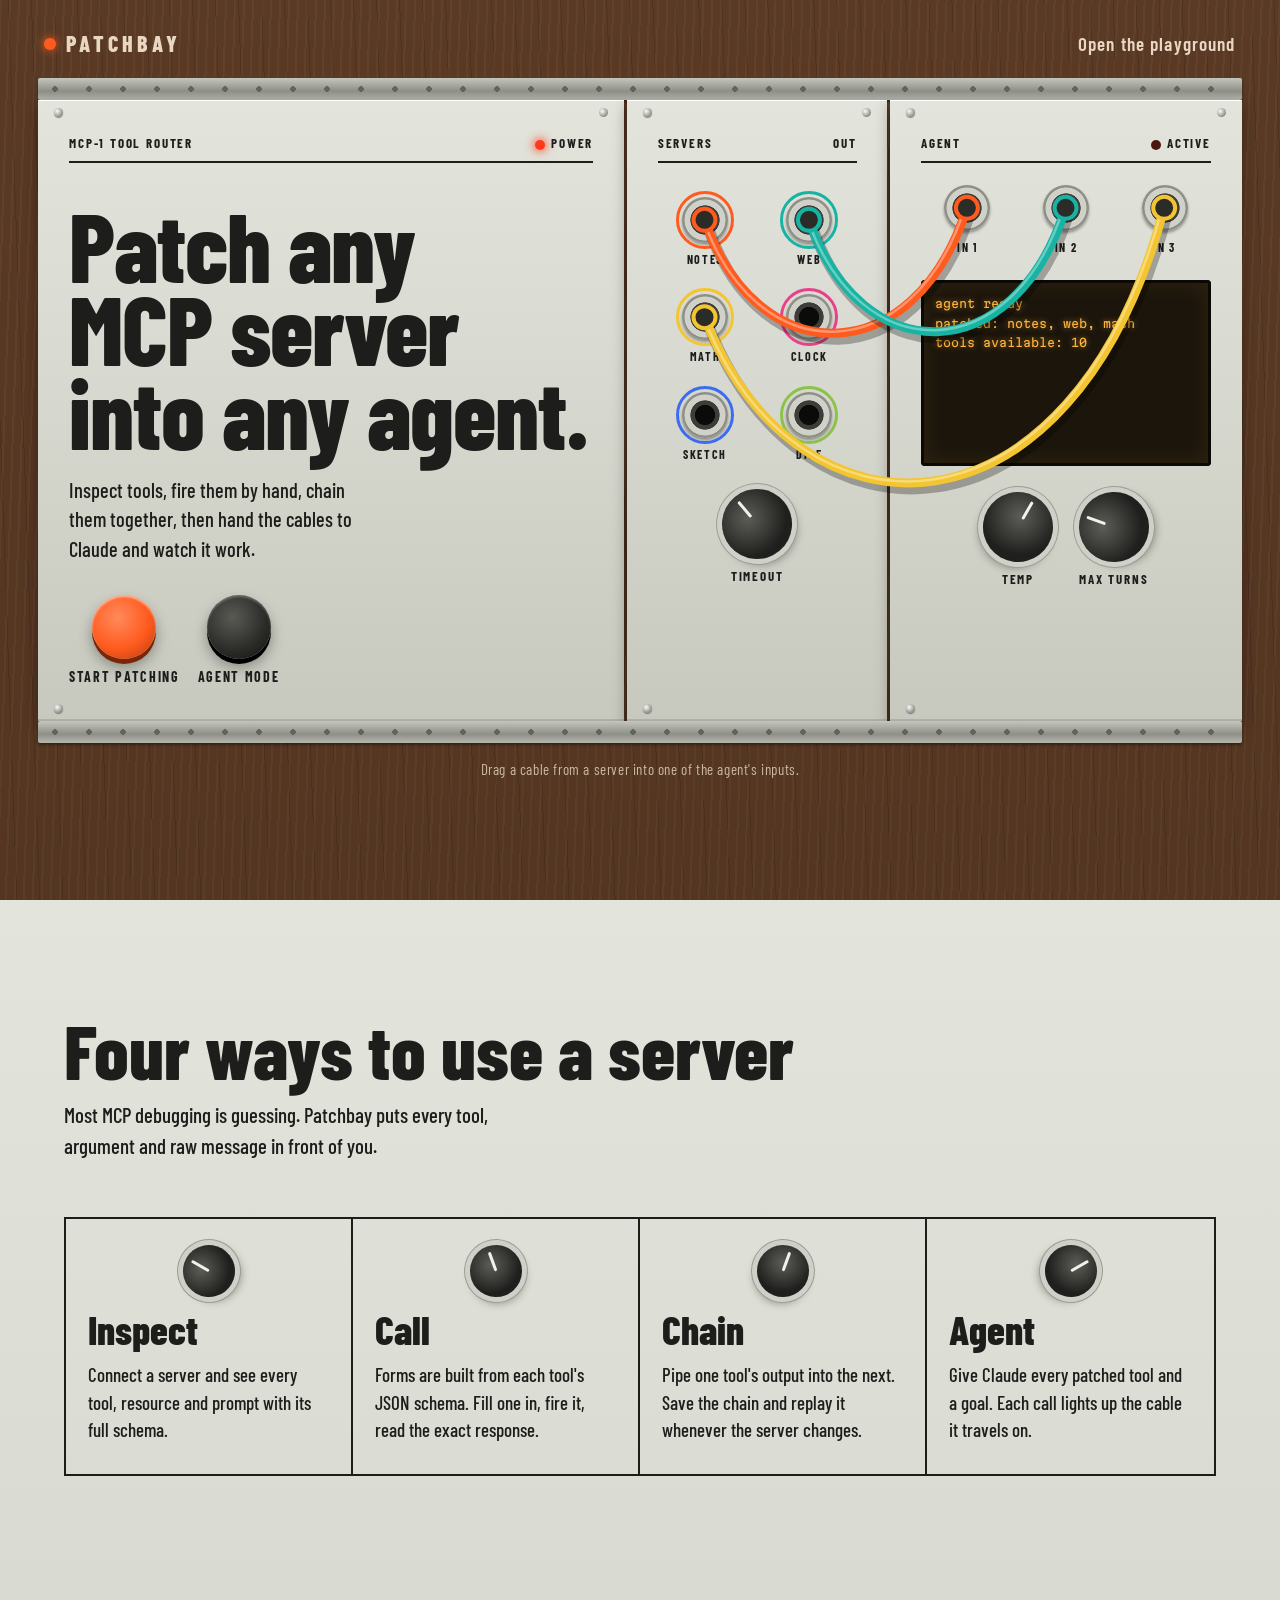
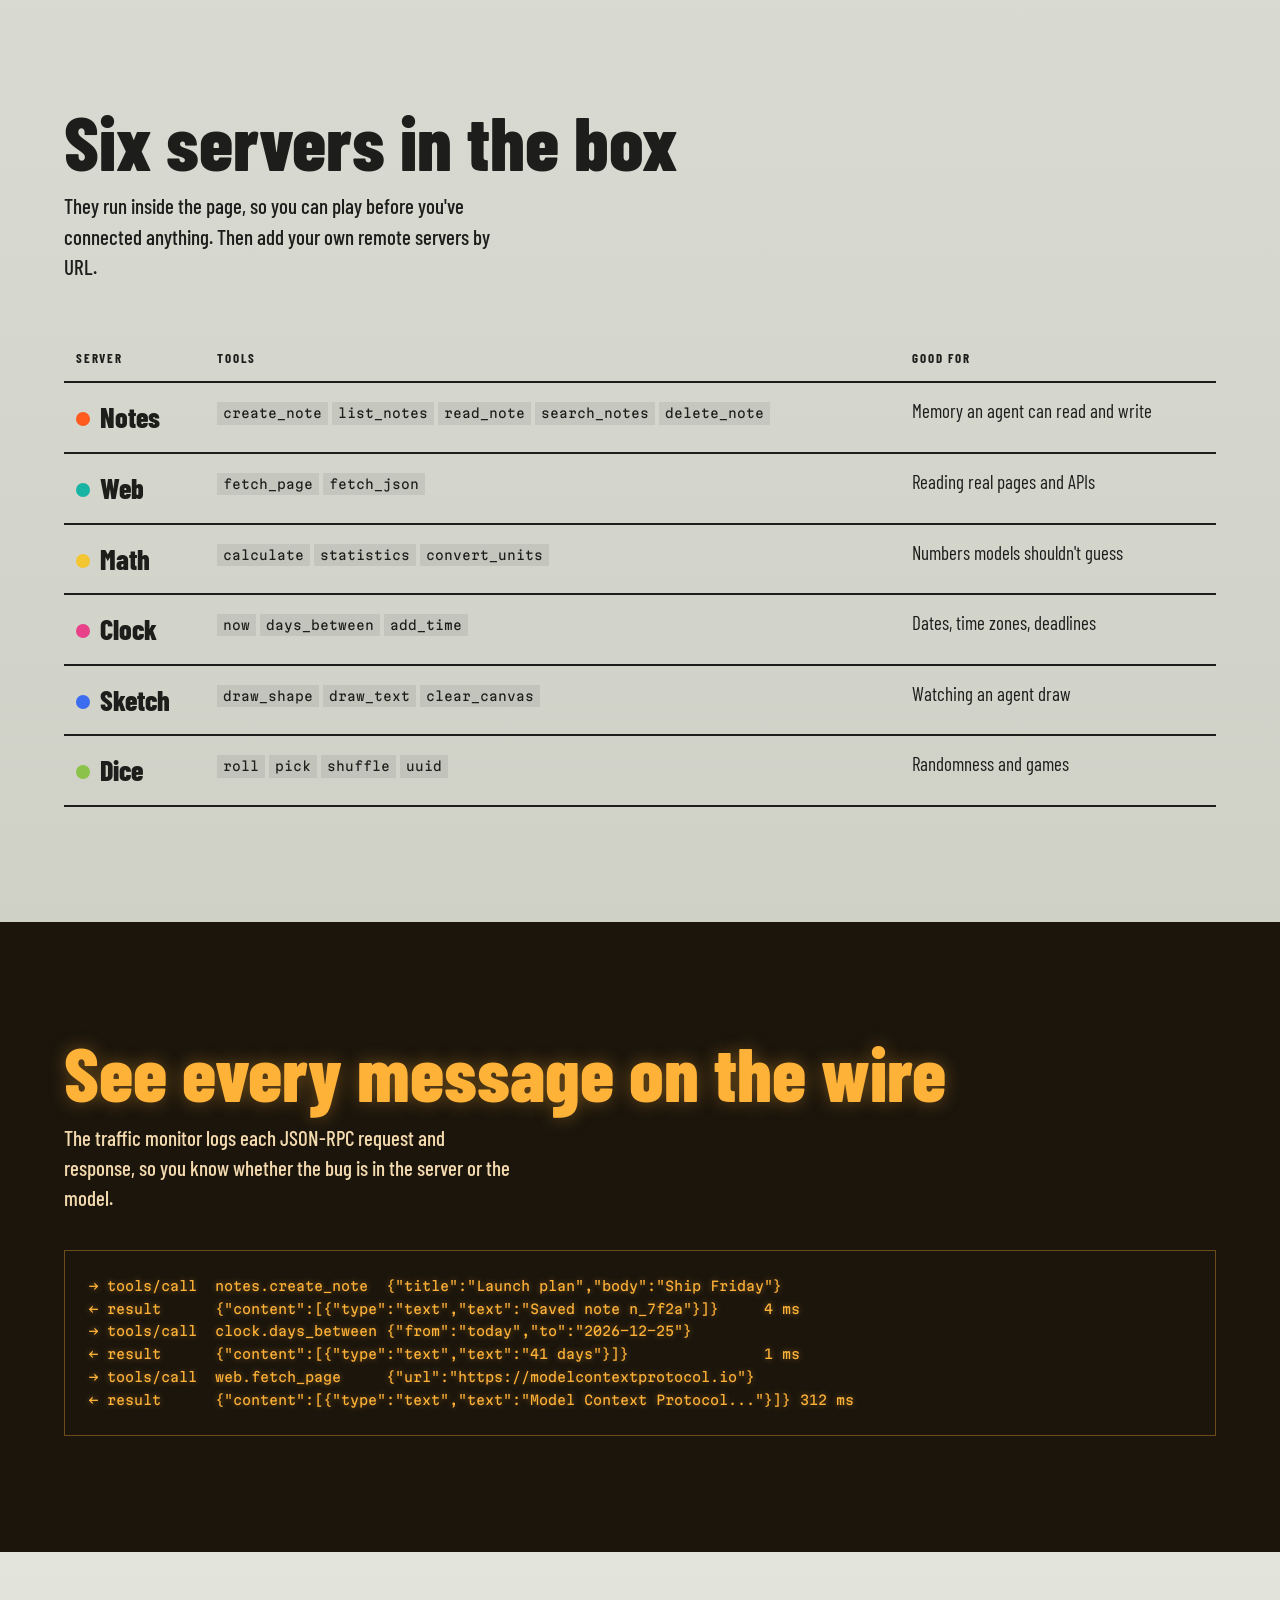
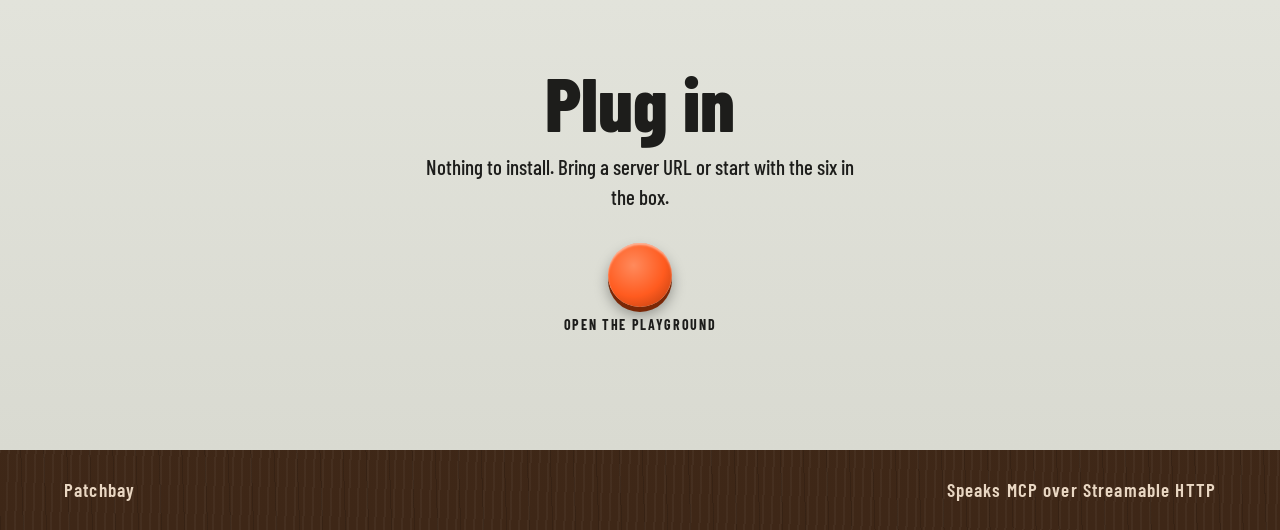
<file: index.html>
<!DOCTYPE html>
<html lang="en">
<head>
<meta charset="utf-8">
<meta name="viewport" content="width=device-width, initial-scale=1">
<title>Patchbay: an MCP playground you can patch</title>
<meta name="description" content="Plug MCP servers into an AI agent with patch cables. Inspect tools, call them by hand, chain them, and watch an agent use them live.">
<link rel="preconnect" href="https://fonts.googleapis.com"><link rel="preconnect" href="https://fonts.gstatic.com" crossorigin>
<link href="https://fonts.googleapis.com/css2?family=Barlow+Condensed:wght@400;500;600;700;800&family=Martian+Mono:wght@400;500;700&display=swap" rel="stylesheet">
<style>
:root{--alu:#D9DAD1;--alu2:#C7C9BE;--silk:#1D1D1B;--walnut:#5A3A24;--walnut2:#3E2717;--rail:#A7A99F;--amber:#FFB238;--screen:#1B150C;--c1:#FF5B1F;--c2:#17B3A3;--c3:#F3C531;--c4:#E8418A;--c5:#3C6CF0;--c6:#8BC34A}
*{box-sizing:border-box;margin:0;padding:0}
body{font-family:"Barlow Condensed",sans-serif;color:var(--silk);background:var(--walnut2);font-size:19px;line-height:1.45;overflow-x:hidden}
a{color:inherit}
:focus-visible{outline:3px solid var(--c5);outline-offset:3px}
.wood{background:
  repeating-linear-gradient(92deg,rgba(255,255,255,.035) 0 2px,transparent 2px 9px),
  repeating-linear-gradient(88deg,rgba(0,0,0,.12) 0 1px,transparent 1px 23px),
  linear-gradient(180deg,var(--walnut),var(--walnut2))}
.case{min-height:100svh;padding:28px clamp(10px,3vw,40px) 40px;position:relative}
.top{display:flex;justify-content:space-between;align-items:center;color:#E9D7C3;padding:0 6px 18px;font-weight:600;letter-spacing:.06em}
.top a{text-decoration:none}
.brand{font-weight:800;font-size:22px;letter-spacing:.18em;display:flex;align-items:center;gap:10px}
.brand i{width:12px;height:12px;border-radius:50%;background:var(--c1);box-shadow:0 0 10px var(--c1)}
.rail{height:22px;background:linear-gradient(180deg,#c4c6bc,#8e9088 60%,#b5b7ad);border-radius:2px;position:relative;box-shadow:0 2px 3px rgba(0,0,0,.4)}
.rail::after{content:"";position:absolute;inset:7px 0;background:radial-gradient(circle at 50% 50%,#55574f 0 2.6px,transparent 3px) 0 0/34px 8px repeat-x;opacity:.8}
.row{display:grid;grid-template-columns:minmax(0,2.25fr) minmax(0,1fr) minmax(0,1.35fr);gap:3px;position:relative}
.mod{background:linear-gradient(180deg,#e3e4dc,var(--alu) 40%,var(--alu2));position:relative;padding:34px clamp(18px,2.4vw,34px) 34px;box-shadow:inset 0 1px 0 #fff,inset 0 -2px 0 rgba(0,0,0,.12),0 6px 14px rgba(0,0,0,.35);min-height:620px;display:flex;flex-direction:column}
.mod::before,.mod::after{content:"";position:absolute;left:16px;width:9px;height:9px;border-radius:50%;background:radial-gradient(circle at 35% 35%,#fafafa,#8d8f87 70%);box-shadow:0 1px 1px rgba(0,0,0,.4)}
.mod::before{top:8px}.mod::after{bottom:8px}
.screw-r{position:absolute;right:16px;top:8px;width:9px;height:9px;border-radius:50%;background:radial-gradient(circle at 35% 35%,#fafafa,#8d8f87 70%)}
.silk{font-weight:700;letter-spacing:.14em;text-transform:uppercase;font-size:13px}
.model{display:flex;justify-content:space-between;align-items:baseline;border-bottom:2px solid var(--silk);padding-bottom:8px}
h1{font-weight:800;font-size:clamp(54px,7.6vw,118px);line-height:.86;letter-spacing:-.01em;margin-top:auto;padding-top:40px}
h1 span{display:block}
.intro{margin-top:22px;font-size:clamp(19px,1.6vw,23px);max-width:34ch;font-weight:500}
.buttons{display:flex;gap:18px;margin-top:30px;flex-wrap:wrap;align-items:flex-end}
.push{display:flex;flex-direction:column;align-items:center;gap:8px;text-decoration:none}
.push b{width:64px;height:64px;border-radius:50%;background:radial-gradient(circle at 40% 35%,#ff8a5c,var(--c1) 55%,#b33a0d);box-shadow:0 5px 0 #7a2706,0 8px 14px rgba(0,0,0,.35),inset 0 2px 2px rgba(255,255,255,.5);transition:transform .08s,box-shadow .08s;display:block}
.push.alt b{background:radial-gradient(circle at 40% 35%,#5a5a55,#2a2a27 60%,#111);box-shadow:0 5px 0 #000,0 8px 14px rgba(0,0,0,.35),inset 0 2px 2px rgba(255,255,255,.25)}
.push:hover b{transform:translateY(2px);box-shadow:0 3px 0 #7a2706,0 5px 10px rgba(0,0,0,.35),inset 0 2px 2px rgba(255,255,255,.5)}
.push.alt:hover b{box-shadow:0 3px 0 #000,0 5px 10px rgba(0,0,0,.35)}
.push span{font-weight:700;letter-spacing:.12em;text-transform:uppercase;font-size:14px}
.jacks{display:grid;grid-template-columns:repeat(2,1fr);gap:26px 10px;margin-top:34px}
.jk{display:flex;flex-direction:column;align-items:center;gap:8px}
.jack{width:46px;height:46px;border-radius:50%;background:radial-gradient(circle,#0b0b0a 0 30%,#3d3d39 32% 44%,#d0d1c8 46% 62%,#8e9087 64% 100%);box-shadow:0 2px 3px rgba(0,0,0,.35);cursor:grab;position:relative;touch-action:none}
.jack[data-color]::after{content:"";position:absolute;inset:-6px;border-radius:50%;border:3px solid var(--ring)}
.jk .silk{font-size:12px}
.led{width:10px;height:10px;border-radius:50%;background:#4a1810;display:inline-block;vertical-align:middle;margin-right:6px}
.led.on{background:#ff3a1a;box-shadow:0 0 8px 2px rgba(255,58,26,.7)}
.knobs{display:flex;gap:26px;justify-content:center;margin-top:26px}
.knob{display:flex;flex-direction:column;align-items:center;gap:8px}
.knob b{width:70px;height:70px;border-radius:50%;background:radial-gradient(circle at 45% 35%,#5d5d58,#1f1f1d 65%);box-shadow:0 0 0 5px #cfd0c7,0 0 0 6px #9c9e95,0 6px 10px rgba(0,0,0,.4);position:relative;display:block;transform:rotate(var(--r,0deg));cursor:ns-resize}
.knob b::after{content:"";position:absolute;left:50%;top:6px;width:3px;height:20px;background:#f2f2ea;transform:translateX(-50%);border-radius:2px}
.screen{background:var(--screen);border-radius:4px;padding:14px;margin-top:24px;font-family:"Martian Mono",monospace;font-size:11.5px;line-height:1.7;color:var(--amber);min-height:186px;box-shadow:inset 0 0 0 3px #0b0905,inset 0 0 26px rgba(255,178,56,.12);text-shadow:0 0 6px rgba(255,178,56,.55);overflow:hidden;white-space:pre-wrap;word-break:break-word}
.agent-jacks{display:grid;grid-template-columns:repeat(3,1fr);gap:22px 6px;margin-top:22px}
svg.cables{position:absolute;inset:0;width:100%;height:100%;pointer-events:none;overflow:visible;z-index:5}
svg.cables path{fill:none;stroke-linecap:round}
svg.cables circle{pointer-events:all;cursor:grab}
.hint{color:#E9D7C3;margin-top:16px;font-size:15px;letter-spacing:.04em;text-align:center;opacity:.8}

/* sections */
.panel-sec{background:linear-gradient(180deg,#e3e4dc,var(--alu));padding:clamp(70px,9vw,130px) clamp(18px,5vw,64px);position:relative}
.wrap{max-width:1180px;margin:0 auto}
h2{font-weight:800;font-size:clamp(48px,6vw,88px);line-height:.9}
.lede{font-size:21px;max-width:50ch;margin-top:16px;font-weight:500}
.fp{display:grid;grid-template-columns:repeat(4,1fr);margin-top:56px;border:2px solid var(--silk)}
.fp > div{padding:26px 22px 30px;border-right:2px solid var(--silk);display:flex;flex-direction:column;gap:14px}
.fp > div:last-child{border-right:0}
.fp h3{font-weight:800;font-size:40px;line-height:.9}
.fp .knob b{width:52px;height:52px}
.fp p{font-weight:500}
.fp .silk{color:#55574f}
@media (max-width:900px){.fp{grid-template-columns:1fr 1fr}.fp > div:nth-child(2){border-right:0}.fp > div:nth-child(-n+2){border-bottom:2px solid var(--silk)}}
.matrix{margin-top:52px;width:100%;border-collapse:collapse;font-size:19px}
.matrix th,.matrix td{padding:14px 12px;border-bottom:2px solid var(--silk);text-align:left;vertical-align:top}
.matrix th{font-weight:700;letter-spacing:.14em;text-transform:uppercase;font-size:13px}
.matrix td:first-child{font-weight:800;font-size:28px;white-space:nowrap}
.matrix td:first-child i{display:inline-block;width:14px;height:14px;border-radius:50%;margin-right:10px;vertical-align:2px}
.matrix code{font-family:"Martian Mono",monospace;font-size:12.5px;background:rgba(0,0,0,.07);padding:2px 6px;margin:2px 4px 2px 0;display:inline-block}
.dark{background:var(--screen);color:var(--amber)}
.dark h2{color:var(--amber);text-shadow:0 0 18px rgba(255,178,56,.35)}
.dark pre{font-family:"Martian Mono",monospace;font-size:13px;line-height:1.75;margin-top:36px;padding:24px;border:1px solid rgba(255,178,56,.35);overflow:auto;text-shadow:0 0 6px rgba(255,178,56,.45)}
.dark .lede{color:#f3d9ae}
.end{text-align:center}
.end .buttons{justify-content:center}
footer{padding:26px clamp(18px,5vw,64px);color:#E9D7C3;display:flex;justify-content:space-between;flex-wrap:wrap;gap:10px;font-weight:600;letter-spacing:.06em}
@media (max-width:980px){.row{grid-template-columns:1fr}.mod{min-height:0}h1{padding-top:24px}}
@media (prefers-reduced-motion:reduce){*{animation:none!important;transition:none!important}}
</style>
</head>
<body class="wood">
<header class="case">
  <div class="top"><a class="brand" href="./"><i></i>PATCHBAY</a><a href="app.html">Open the playground</a></div>
  <div class="rail"></div>
  <div class="row" id="rack">
    <div class="mod">
      <span class="screw-r"></span>
      <div class="model"><span class="silk">MCP-1 tool router</span><span class="silk"><span class="led on"></span>Power</span></div>
      <h1><span>Patch any</span><span>MCP server</span><span>into any agent.</span></h1>
      <p class="intro">Inspect tools, fire them by hand, chain them together, then hand the cables to Claude and watch it work.</p>
      <div class="buttons">
        <a class="push" href="app.html"><b></b><span>Start patching</span></a>
        <a class="push alt" href="app.html#agent"><b></b><span>Agent mode</span></a>
      </div>
    </div>
    <div class="mod">
      <span class="screw-r"></span>
      <div class="model"><span class="silk">Servers</span><span class="silk">Out</span></div>
      <div class="jacks" id="srcJacks">
        <div class="jk"><div class="jack" data-id="notes" data-color="#FF5B1F" style="--ring:#FF5B1F" tabindex="0" aria-label="Notes server output"></div><span class="silk">Notes</span></div>
        <div class="jk"><div class="jack" data-id="web" data-color="#17B3A3" style="--ring:#17B3A3" tabindex="0" aria-label="Web server output"></div><span class="silk">Web</span></div>
        <div class="jk"><div class="jack" data-id="math" data-color="#F3C531" style="--ring:#F3C531" tabindex="0" aria-label="Math server output"></div><span class="silk">Math</span></div>
        <div class="jk"><div class="jack" data-id="clock" data-color="#E8418A" style="--ring:#E8418A" tabindex="0" aria-label="Clock server output"></div><span class="silk">Clock</span></div>
        <div class="jk"><div class="jack" data-id="sketch" data-color="#3C6CF0" style="--ring:#3C6CF0" tabindex="0" aria-label="Sketch server output"></div><span class="silk">Sketch</span></div>
        <div class="jk"><div class="jack" data-id="dice" data-color="#8BC34A" style="--ring:#8BC34A" tabindex="0" aria-label="Dice server output"></div><span class="silk">Dice</span></div>
      </div>
      <div class="knobs"><div class="knob"><b style="--r:-40deg"></b><span class="silk">Timeout</span></div></div>
    </div>
    <div class="mod">
      <span class="screw-r"></span>
      <div class="model"><span class="silk">Agent</span><span class="silk"><span class="led" id="actLed"></span>Active</span></div>
      <div class="agent-jacks" id="dstJacks">
        <div class="jk"><div class="jack in" data-slot="1"></div><span class="silk">In 1</span></div>
        <div class="jk"><div class="jack in" data-slot="2"></div><span class="silk">In 2</span></div>
        <div class="jk"><div class="jack in" data-slot="3"></div><span class="silk">In 3</span></div>
      </div>
      <div class="screen" id="oled" aria-live="polite"></div>
      <div class="knobs"><div class="knob"><b style="--r:30deg" id="k1"></b><span class="silk">Temp</span></div><div class="knob"><b style="--r:-70deg" id="k2"></b><span class="silk">Max turns</span></div></div>
    </div>
    <svg class="cables" id="cables" aria-hidden="true"></svg>
  </div>
  <div class="rail"></div>
  <p class="hint">Drag a cable from a server into one of the agent's inputs.</p>
</header>

<section class="panel-sec">
  <div class="wrap">
    <h2>Four ways to use a server</h2>
    <p class="lede">Most MCP debugging is guessing. Patchbay puts every tool, argument and raw message in front of you.</p>
    <div class="fp">
      <div><div class="knob"><b style="--r:-60deg"></b></div><h3>Inspect</h3><p>Connect a server and see every tool, resource and prompt with its full schema.</p></div>
      <div><div class="knob"><b style="--r:-20deg"></b></div><h3>Call</h3><p>Forms are built from each tool's JSON schema. Fill one in, fire it, read the exact response.</p></div>
      <div><div class="knob"><b style="--r:20deg"></b></div><h3>Chain</h3><p>Pipe one tool's output into the next. Save the chain and replay it whenever the server changes.</p></div>
      <div><div class="knob"><b style="--r:60deg"></b></div><h3>Agent</h3><p>Give Claude every patched tool and a goal. Each call lights up the cable it travels on.</p></div>
    </div>
  </div>
</section>

<section class="panel-sec" style="background:linear-gradient(180deg,var(--alu),#cfd0c6)">
  <div class="wrap">
    <h2>Six servers in the box</h2>
    <p class="lede">They run inside the page, so you can play before you've connected anything. Then add your own remote servers by URL.</p>
    <table class="matrix">
      <thead><tr><th>Server</th><th>Tools</th><th>Good for</th></tr></thead>
      <tbody>
        <tr><td><i style="background:var(--c1)"></i>Notes</td><td><code>create_note</code><code>list_notes</code><code>read_note</code><code>search_notes</code><code>delete_note</code></td><td>Memory an agent can read and write</td></tr>
        <tr><td><i style="background:var(--c2)"></i>Web</td><td><code>fetch_page</code><code>fetch_json</code></td><td>Reading real pages and APIs</td></tr>
        <tr><td><i style="background:var(--c3)"></i>Math</td><td><code>calculate</code><code>statistics</code><code>convert_units</code></td><td>Numbers models shouldn't guess</td></tr>
        <tr><td><i style="background:var(--c4)"></i>Clock</td><td><code>now</code><code>days_between</code><code>add_time</code></td><td>Dates, time zones, deadlines</td></tr>
        <tr><td><i style="background:var(--c5)"></i>Sketch</td><td><code>draw_shape</code><code>draw_text</code><code>clear_canvas</code></td><td>Watching an agent draw</td></tr>
        <tr><td><i style="background:var(--c6)"></i>Dice</td><td><code>roll</code><code>pick</code><code>shuffle</code><code>uuid</code></td><td>Randomness and games</td></tr>
      </tbody>
    </table>
  </div>
</section>

<section class="panel-sec dark">
  <div class="wrap">
    <h2>See every message on the wire</h2>
    <p class="lede">The traffic monitor logs each JSON-RPC request and response, so you know whether the bug is in the server or the model.</p>
<pre>→ tools/call  notes.create_note  {"title":"Launch plan","body":"Ship Friday"}
← result      {"content":[{"type":"text","text":"Saved note n_7f2a"}]}     4 ms
→ tools/call  clock.days_between {"from":"today","to":"2026-12-25"}
← result      {"content":[{"type":"text","text":"41 days"}]}               1 ms
→ tools/call  web.fetch_page     {"url":"https://modelcontextprotocol.io"}
← result      {"content":[{"type":"text","text":"Model Context Protocol..."}]} 312 ms</pre>
  </div>
</section>

<section class="panel-sec end">
  <div class="wrap">
    <h2>Plug in</h2>
    <p class="lede" style="margin-inline:auto">Nothing to install. Bring a server URL or start with the six in the box.</p>
    <div class="buttons"><a class="push" href="app.html"><b></b><span>Open the playground</span></a></div>
  </div>
</section>
<footer><span>Patchbay</span><span>Speaks MCP over Streamable HTTP</span></footer>

<script>
const rack=document.getElementById('rack'),svg=document.getElementById('cables'),oled=document.getElementById('oled'),led=document.getElementById('actLed');
const reduce=matchMedia('(prefers-reduced-motion: reduce)').matches;
const srcs=[...document.querySelectorAll('#srcJacks .jack')],dsts=[...document.querySelectorAll('#dstJacks .jack')];
const LOG={notes:['tools/list → 5 tools','call notes.create_note','  {"title":"Ideas"}','← Saved note n_41c'],web:['tools/list → 2 tools','call web.fetch_page','  {"url":"https://news.ycombinator.com"}','← 30 stories, 41 KB'],math:['tools/list → 3 tools','call math.calculate','  {"expression":"(1.07^10)*2500"}','← 4917.88'],clock:['tools/list → 3 tools','call clock.days_between','  {"to":"2026-12-25"}','← 41 days'],sketch:['tools/list → 3 tools','call sketch.draw_shape','  {"shape":"circle","r":40}','← drawn'],dice:['tools/list → 4 tools','call dice.roll','  {"notation":"3d6+2"}','← 14 (5, 4, 3)']};
let cables=[{from:'notes',to:'1'},{from:'web',to:'2'},{from:'math',to:'3'}];
let drag=null,swing=0;
const center=(el)=>{const a=el.getBoundingClientRect(),b=rack.getBoundingClientRect();return[a.left-b.left+a.width/2,a.top-b.top+a.height/2]};
function pathD(x1,y1,x2,y2,t){const dx=Math.abs(x2-x1),sag=Math.min(260,60+dx*.35+Math.abs(y2-y1)*.15)*(1+Math.sin(t)*.08*Math.exp(-swing));return`M${x1},${y1} C${x1+(x2-x1)*.2},${Math.max(y1,y2)+sag} ${x2-(x2-x1)*.2},${Math.max(y1,y2)+sag} ${x2},${y2}`}
function draw(t=0){
  let h='';const all=[...cables.map(c=>({...c,a:center(srcs.find(j=>j.dataset.id===c.from)),b:center(dsts.find(j=>j.dataset.slot===c.to))}))];
  if(drag)all.push({from:drag.from,a:center(srcs.find(j=>j.dataset.id===drag.from)),b:[drag.x,drag.y],live:1});
  for(const c of all){const col=srcs.find(j=>j.dataset.id===c.from).dataset.color;const d=pathD(...c.a,...c.b,t);
    h+=`<path d="${d}" stroke="rgba(0,0,0,.28)" stroke-width="11" transform="translate(3,6)"/><path d="${d}" stroke="${col}" stroke-width="9"/><path d="${d}" stroke="rgba(255,255,255,.35)" stroke-width="2.5" transform="translate(-1.5,-1.5)"/>`;
    for(const p of[c.a,c.b])h+=`<circle cx="${p[0]}" cy="${p[1]}" r="11" fill="#2b2b28" stroke="${col}" stroke-width="4"/>`}
  svg.innerHTML=h}
let t0=performance.now();
function loop(now){swing=(now-t0)/600;draw(reduce?0:(now-t0)/170);if(swing<8||drag)requestAnimationFrame(loop)}
requestAnimationFrame(loop);
addEventListener('resize',()=>draw());
let typing=null;
function type(lines){clearInterval(typing);let s='',i=0;const full=lines.join('\n');led.classList.add('on');typing=setInterval(()=>{s=full.slice(0,++i);oled.textContent=s+(i%2?'▌':'');if(i>=full.length){clearInterval(typing);oled.textContent=full;setTimeout(()=>led.classList.remove('on'),600)}},reduce?0:18)}
function status(){const names=cables.map(c=>c.from);oled.textContent=`agent ready\npatched: ${names.join(', ')||'nothing'}\ntools available: ${names.reduce((n,k)=>n+(+LOG[k][0].match(/\d+/)[0]),0)}`}
status();
function start(e,id){e.preventDefault();cables=cables.filter(c=>c.from!==id);const[x,y]=center(srcs.find(j=>j.dataset.id===id));drag={from:id,x,y};t0=performance.now();requestAnimationFrame(loop)}
srcs.forEach(j=>{j.addEventListener('pointerdown',e=>start(e,j.dataset.id));
  j.addEventListener('keydown',e=>{if(e.key==='Enter'||e.key===' '){e.preventDefault();const id=j.dataset.id;const free=dsts.find(d=>!cables.some(c=>c.to===d.dataset.slot))||dsts[0];cables=cables.filter(c=>c.from!==id&&c.to!==free.dataset.slot);cables.push({from:id,to:free.dataset.slot});t0=performance.now();requestAnimationFrame(loop);type(LOG[id])}})});
addEventListener('pointermove',e=>{if(!drag)return;const b=rack.getBoundingClientRect();drag.x=e.clientX-b.left;drag.y=e.clientY-b.top});
addEventListener('pointerup',e=>{if(!drag)return;const hit=dsts.find(d=>{const r=d.getBoundingClientRect();return Math.hypot(e.clientX-(r.left+r.width/2),e.clientY-(r.top+r.height/2))<40});
  if(hit){cables=cables.filter(c=>c.to!==hit.dataset.slot);cables.push({from:drag.from,to:hit.dataset.slot});type(LOG[drag.from])}else status();
  drag=null;t0=performance.now();requestAnimationFrame(loop)});
document.querySelectorAll('.knob b').forEach(k=>{let y0=null,r0=0;k.addEventListener('pointerdown',e=>{y0=e.clientY;r0=parseFloat(getComputedStyle(k).getPropertyValue('--r'))||0;k.setPointerCapture(e.pointerId)});k.addEventListener('pointermove',e=>{if(y0==null)return;k.style.setProperty('--r',Math.max(-140,Math.min(140,r0+(y0-e.clientY)*1.6))+'deg')});k.addEventListener('pointerup',()=>y0=null)});
</script>
</body>
</html>
</file>
